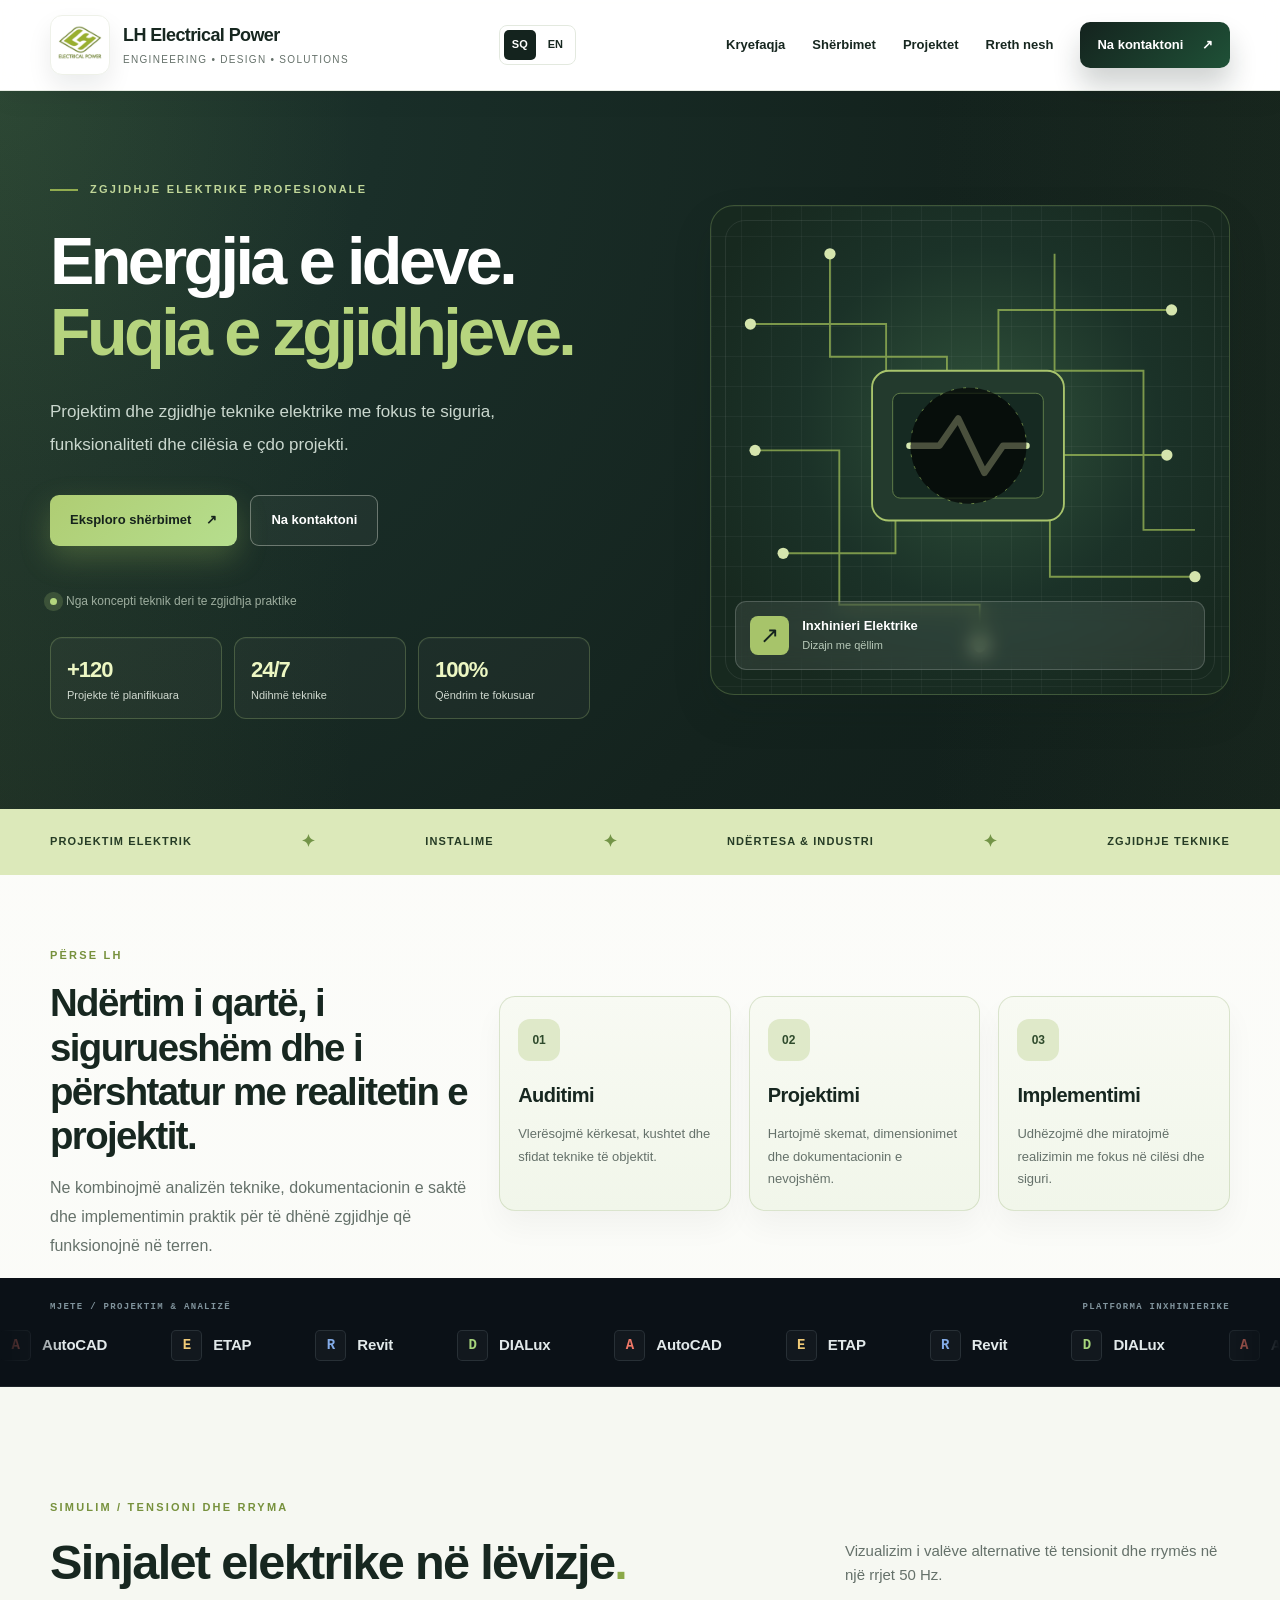
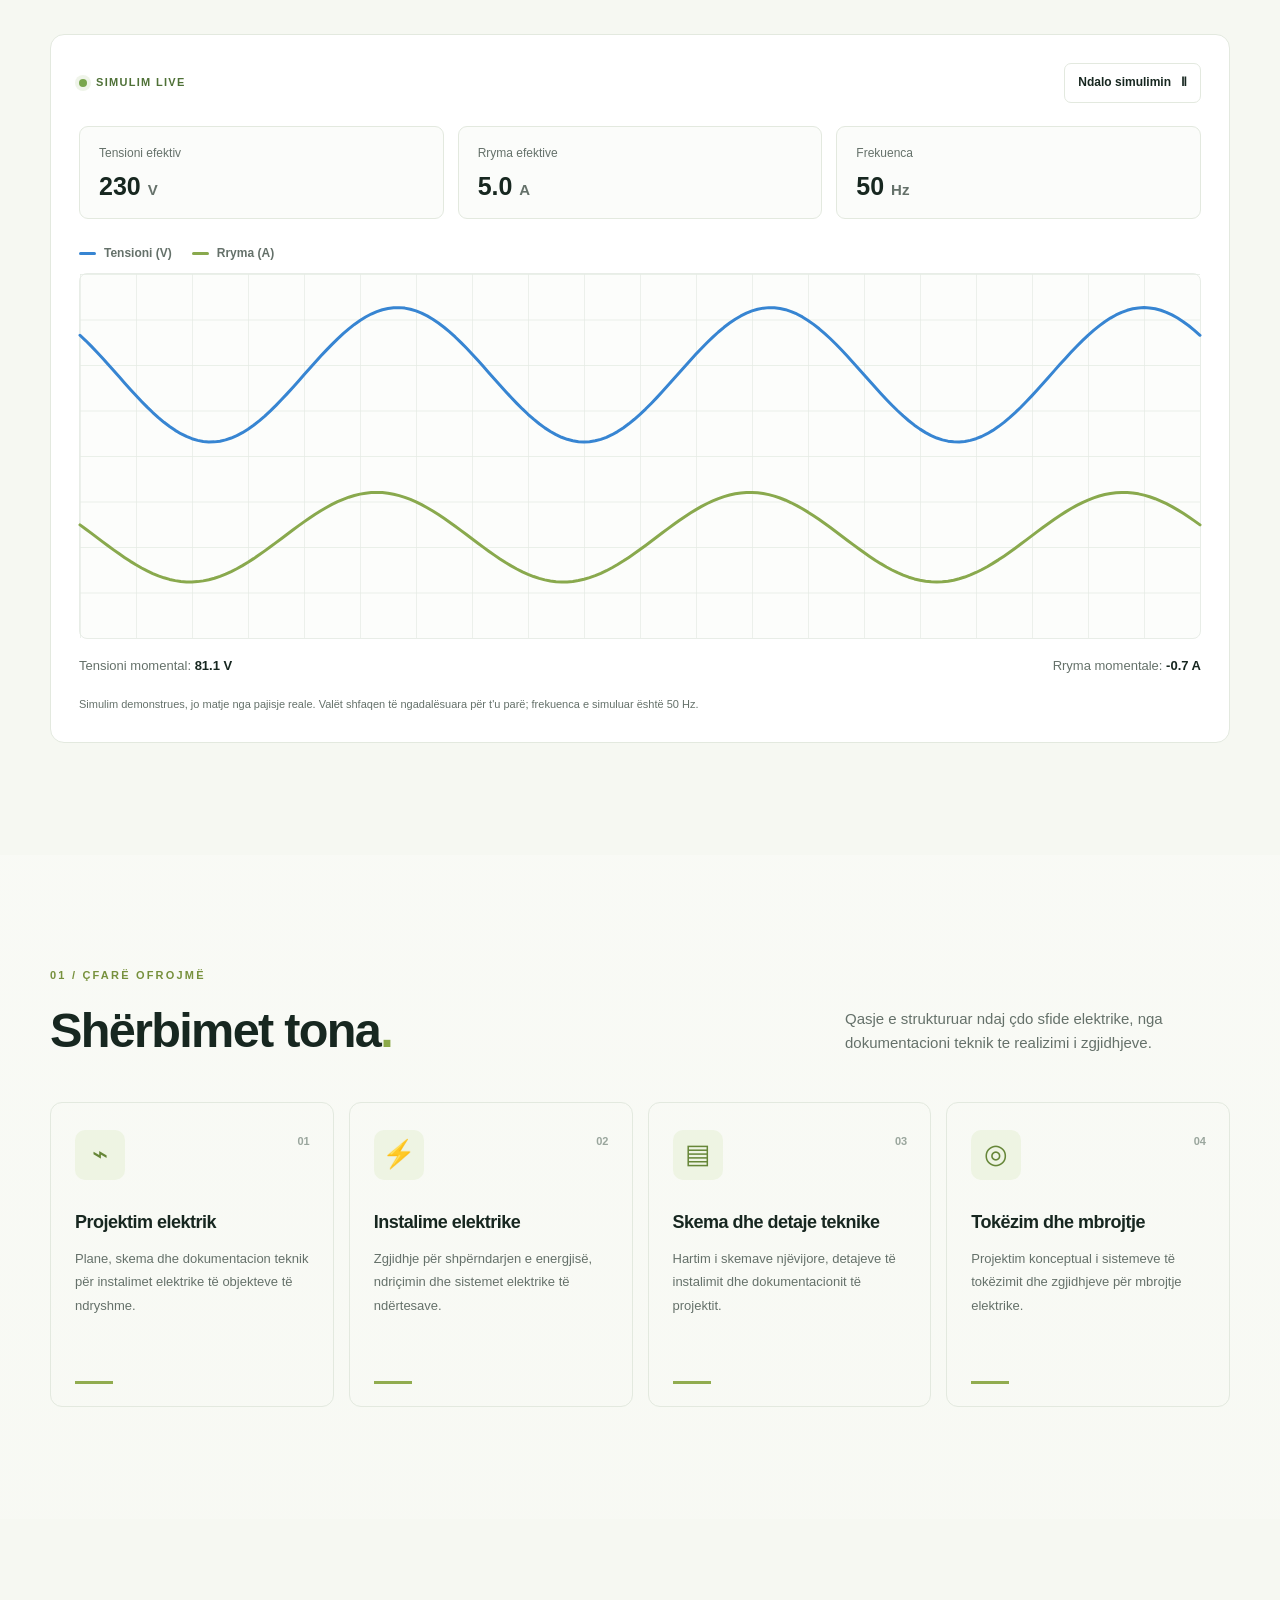
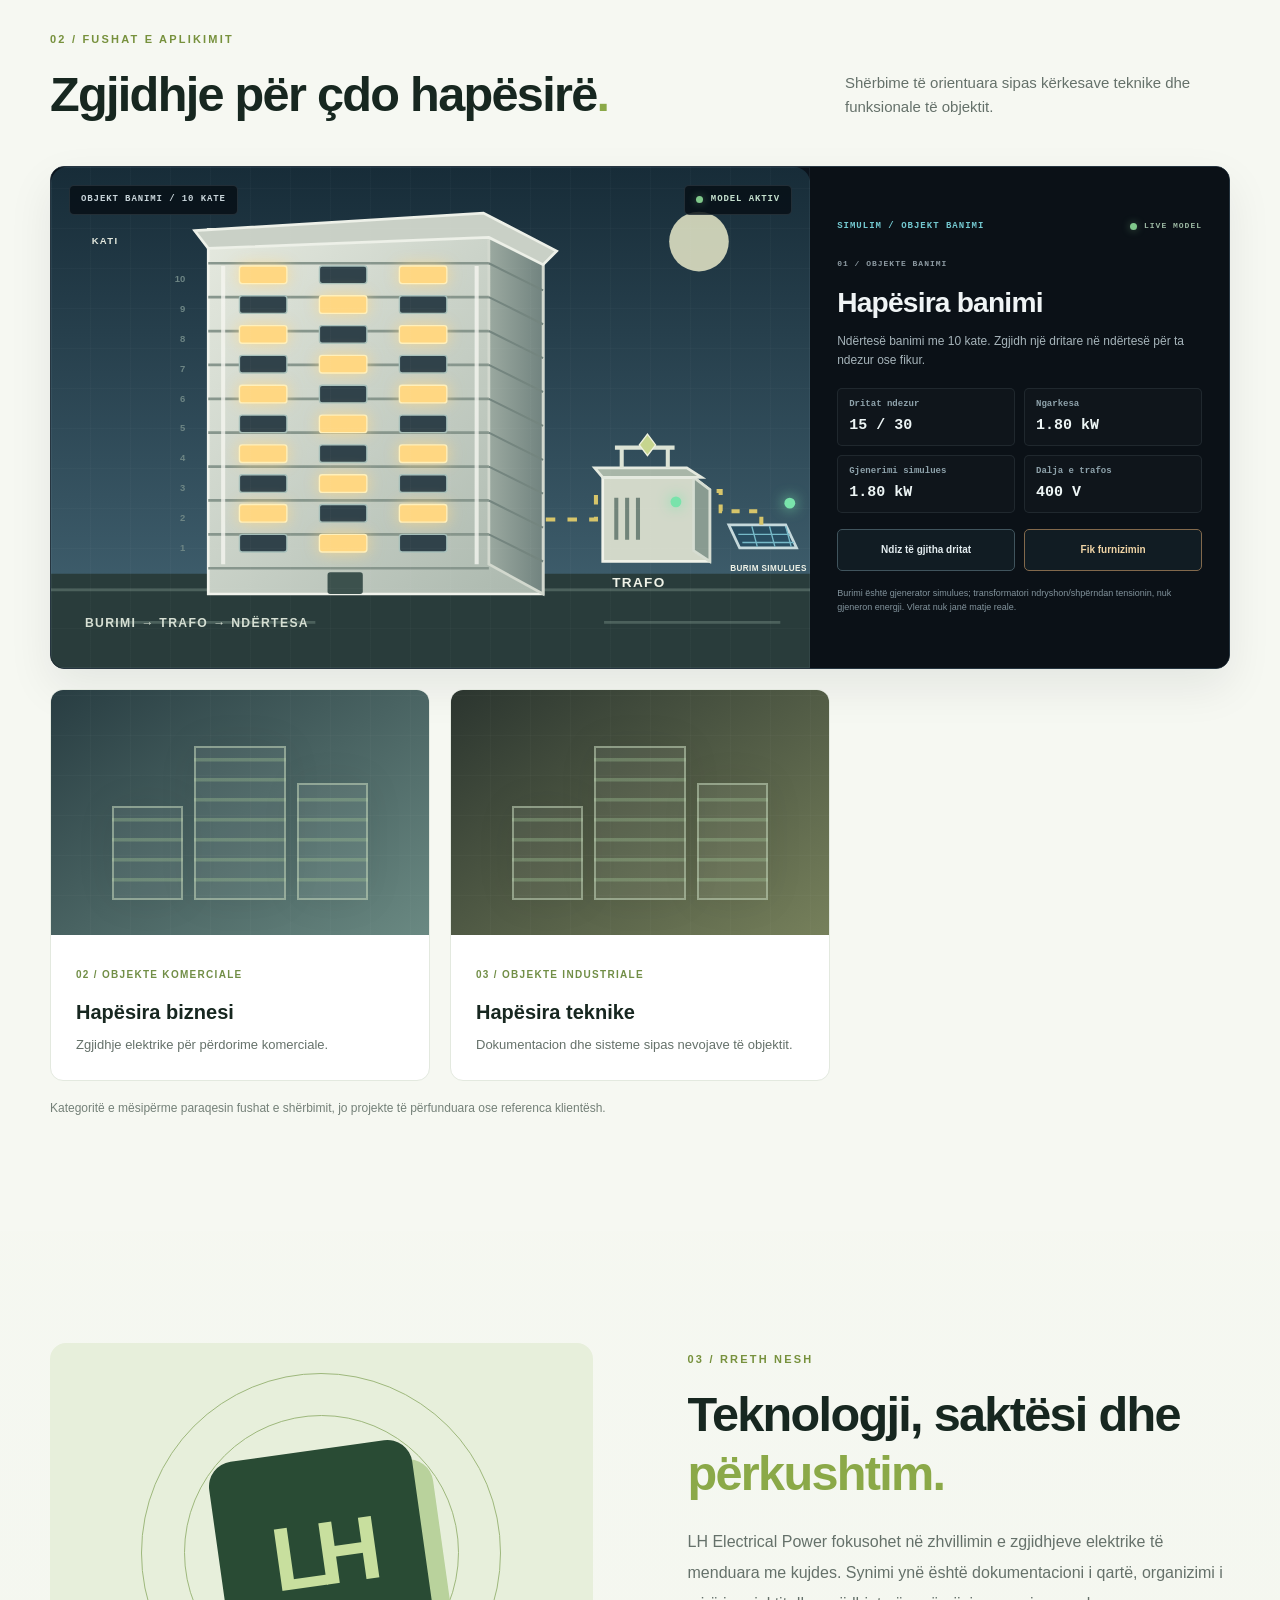
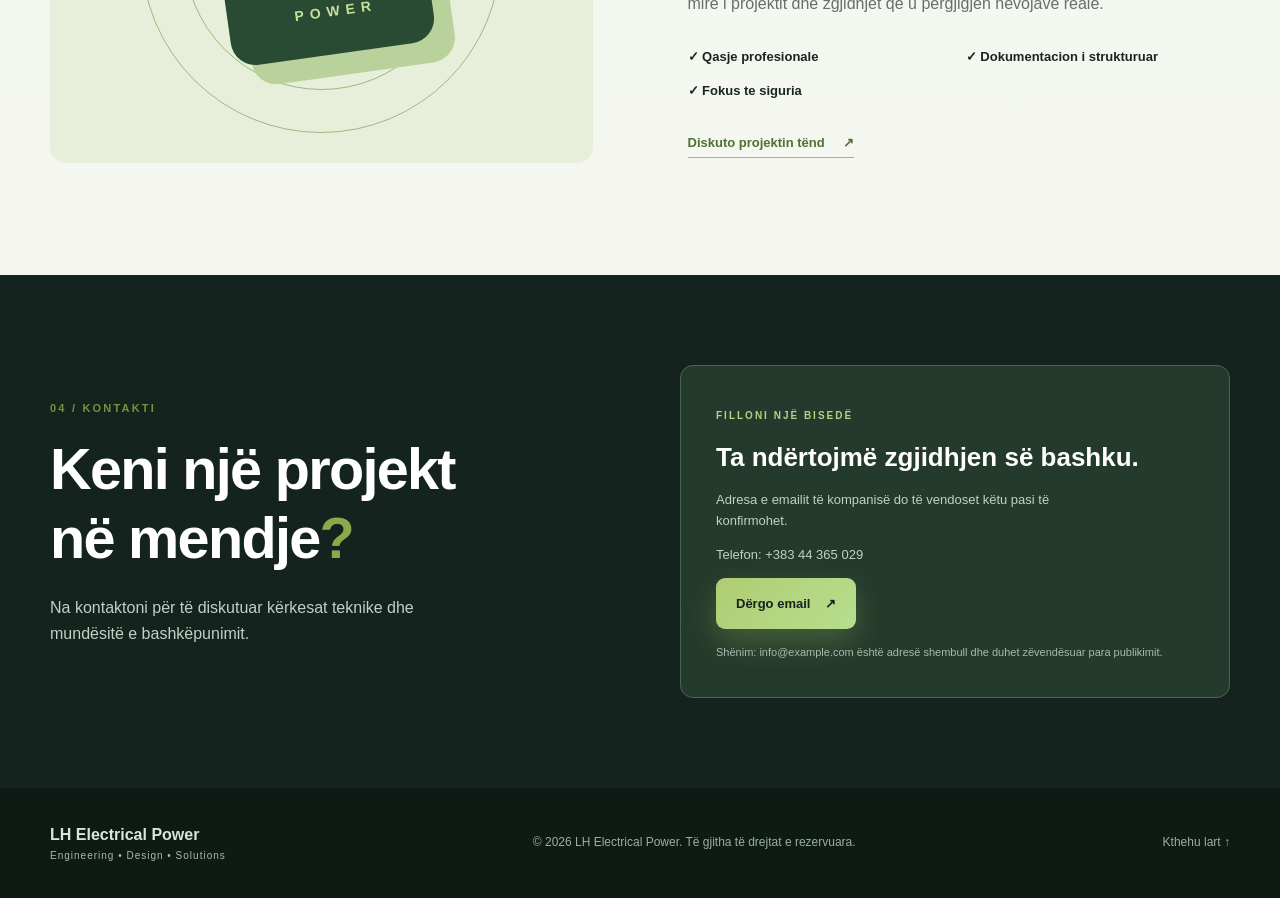
<file: index.html>
<!DOCTYPE html>
<html lang="sq">
<head>
  <meta charset="UTF-8">
  <meta name="viewport" content="width=device-width, initial-scale=1.0">
  <meta name="description" content="LH Electrical Power – projektim, instalime dhe zgjidhje profesionale elektrike për objekte banimi, komerciale dhe industriale.">
  <meta name="theme-color" content="#14231e">
  <title>LH Electrical Power | Projektim & Instalime Elektrike</title>
  <link rel="stylesheet" href="style.css">
  <link rel="stylesheet" href="language-switch.css">
  <link rel="stylesheet" href="simulation.css">
  <link rel="stylesheet" href="building-simulation.css">
  <link rel="stylesheet" href="tool-strip.css">
</head>
<body>
  <a class="skip-link" href="#permbajtja">Kalo te përmbajtja</a>
  <header class="site-header">
    <div class="container header-inner">
      <a class="brand" href="#kryefaqja" aria-label="LH Electrical Power – Kryefaqja">
        <img src="Logo LH.jpeg" alt="Logo LH Electrical Power" width="60" height="60">
        <span class="brand-copy"><strong>LH Electrical Power</strong><small>Engineering • Design • Solutions</small></span>
      </a>
      <div class="language-switch" role="group" aria-label="Zgjidh gjuhën">
        <button type="button" lang="sq" data-language="sq" aria-pressed="true">SQ</button>
        <button type="button" lang="en" data-language="en" aria-pressed="false">EN</button>
      </div>
      <nav class="main-nav" aria-label="Navigimi kryesor">
        <a href="#kryefaqja">Kryefaqja</a>
        <a href="#sherbimet">Shërbimet</a>
        <a href="#projektet">Projektet</a>
        <a href="#rreth-nesh">Rreth nesh</a>
        <a class="nav-contact" href="#kontakti">Na kontaktoni <span aria-hidden="true">↗</span></a>
      </nav>
    </div>
  </header>

  <main id="permbajtja">
    <section class="hero" id="kryefaqja">
      <div class="hero-grid container">
        <div class="hero-content">
          <p class="eyebrow"><span class="eyebrow-line"></span> ZGJIDHJE ELEKTRIKE PROFESIONALE</p>
          <h1>Energjia e ideve.<br><span>Fuqia e zgjidhjeve.</span></h1>
          <p class="hero-description">Projektim dhe zgjidhje teknike elektrike me fokus te siguria, funksionaliteti dhe cilësia e çdo projekti.</p>
          <div class="hero-actions">
            <a class="button button-primary" href="#sherbimet">Eksploro shërbimet <span aria-hidden="true">↗</span></a>
            <a class="button button-outline" href="#kontakti">Na kontaktoni</a>
          </div>
          <div class="hero-note"><span class="status-dot"></span> Nga koncepti teknik deri te zgjidhja praktike</div>
          <div class="hero-metrics" aria-label="Vlerësime të kompanisë">
            <div class="stat-card">
              <strong>+120</strong>
              <span>Projekte të planifikuara</span>
            </div>
            <div class="stat-card">
              <strong>24/7</strong>
              <span>Ndihmë teknike</span>
            </div>
            <div class="stat-card">
              <strong>100%</strong>
              <span>Qëndrim te fokusuar</span>
            </div>
          </div>
        </div>
        <div class="hero-visual" aria-label="Ilustrim grafik i inxhinierisë elektrike">
          <div class="visual-grid"></div>
          <svg class="circuit-art" viewBox="0 0 520 460" role="img" aria-label="Diagram stilizuar i rrjetit elektrik">
            <g fill="none" stroke="#9cba57" stroke-width="2" opacity=".75">
              <path d="M25 95H170V160H290V80H475"/><path d="M60 340H180V270H345V365H500"/><path d="M110 20V130H235V235H470"/><path d="M30 230H120V395H270V440"/><path d="M350 20V145H445V315H500"/>
            </g>
            <g fill="#d5e5ad"><circle cx="25" cy="95" r="6"/><circle cx="475" cy="80" r="6"/><circle cx="60" cy="340" r="6"/><circle cx="500" cy="365" r="6"/><circle cx="110" cy="20" r="6"/><circle cx="470" cy="235" r="6"/><circle cx="30" cy="230" r="6"/><circle cx="270" cy="440" r="6"/></g>
            <g transform="translate(155 145)"><rect width="205" height="160" rx="18" fill="#233a2d" stroke="#a8c46c" stroke-width="2"/><rect x="22" y="24" width="161" height="112" rx="8" fill="#162a22" stroke="#63804c"/><path d="M40 80H72L92 51L120 109L140 80H165" stroke="#d6e8b2" stroke-width="7" stroke-linejoin="round" stroke-linecap="round" fill="none"/><circle cx="103" cy="80" r="62" stroke="#9cba57" stroke-dasharray="3 10" opacity=".65"/></g>
          </svg>
          <div class="visual-label"><span class="visual-label-icon">↗</span><span><strong>Inxhinieri Elektrike</strong><small>Dizajn me qëllim</small></span></div>
        </div>
      </div>
    </section>

    <section class="intro-strip" aria-label="Fushat e punës">
      <div class="container strip-inner"><span>PROJEKTIM ELEKTRIK</span><span class="strip-dot">✦</span><span>INSTALIME</span><span class="strip-dot">✦</span><span>NDËRTESA & INDUSTRI</span><span class="strip-dot">✦</span><span>ZGJIDHJE TEKNIKE</span></div>
    </section>

    <section class="process-section" aria-label="Procesi i punës">
      <div class="container process-grid">
        <div class="process-copy">
          <p class="section-kicker">PËRSE LH</p>
          <h2>Ndërtim i qartë, i sigurueshëm dhe i përshtatur me realitetin e projektit.</h2>
          <p>Ne kombinojmë analizën teknike, dokumentacionin e saktë dhe implementimin praktik për të dhënë zgjidhje që funksionojnë në terren.</p>
        </div>
        <div class="process-steps">
          <article class="process-card">
            <span class="process-step">01</span>
            <h3>Auditimi</h3>
            <p>Vlerësojmë kërkesat, kushtet dhe sfidat teknike të objektit.</p>
          </article>
          <article class="process-card">
            <span class="process-step">02</span>
            <h3>Projektimi</h3>
            <p>Hartojmë skemat, dimensionimet dhe dokumentacionin e nevojshëm.</p>
          </article>
          <article class="process-card">
            <span class="process-step">03</span>
            <h3>Implementimi</h3>
            <p>Udhëzojmë dhe miratojmë realizimin me fokus në cilësi dhe siguri.</p>
          </article>
        </div>
      </div>
    </section>

    <section class="tool-strip" aria-label="Mjetet e projektimit dhe analizës">
      <div class="tool-strip-heading">
        <span>MJETE / PROJEKTIM & ANALIZË</span>
        <span>PLATFORMA INXHINIERIKE</span>
      </div>
      <div class="tool-marquee">
        <div class="tool-track">
          <div class="tool-set">
            <span class="tool-item"><span class="tool-mark mark-autocad">A</span>AutoCAD</span>
            <span class="tool-item"><span class="tool-mark mark-etap">E</span>ETAP</span>
            <span class="tool-item"><span class="tool-mark mark-revit">R</span>Revit</span>
            <span class="tool-item"><span class="tool-mark mark-dialux">D</span>DIALux</span>
            <span class="tool-item"><span class="tool-mark mark-autocad">A</span>AutoCAD</span>
            <span class="tool-item"><span class="tool-mark mark-etap">E</span>ETAP</span>
            <span class="tool-item"><span class="tool-mark mark-revit">R</span>Revit</span>
            <span class="tool-item"><span class="tool-mark mark-dialux">D</span>DIALux</span>
          </div>
          <div class="tool-set" aria-hidden="true">
            <span class="tool-item"><span class="tool-mark mark-autocad">A</span>AutoCAD</span>
            <span class="tool-item"><span class="tool-mark mark-etap">E</span>ETAP</span>
            <span class="tool-item"><span class="tool-mark mark-revit">R</span>Revit</span>
            <span class="tool-item"><span class="tool-mark mark-dialux">D</span>DIALux</span>
            <span class="tool-item"><span class="tool-mark mark-autocad">A</span>AutoCAD</span>
            <span class="tool-item"><span class="tool-mark mark-etap">E</span>ETAP</span>
            <span class="tool-item"><span class="tool-mark mark-revit">R</span>Revit</span>
            <span class="tool-item"><span class="tool-mark mark-dialux">D</span>DIALux</span>
          </div>
        </div>
      </div>
    </section>

    <section class="section simulation-section" id="simulimi">
      <div class="container">
        <div class="section-heading"><div><p class="section-kicker">SIMULIM / TENSIONI DHE RRYMA</p><h2>Sinjalet elektrike në lëvizje<span class="accent">.</span></h2></div><p>Vizualizim i valëve alternative të tensionit dhe rrymës në një rrjet 50 Hz.</p></div>
        <div class="simulation-panel">
          <div class="simulation-toolbar">
            <span class="simulation-live"><span class="simulation-dot"></span>SIMULIM LIVE</span>
            <button class="simulation-toggle" type="button" aria-pressed="true"><span class="simulation-toggle-label">Ndalo simulimin</span><span aria-hidden="true">Ⅱ</span></button>
          </div>
          <div class="simulation-readings">
            <div class="reading-card"><span>Tensioni efektiv</span><strong>230 <small>V</small></strong></div>
            <div class="reading-card"><span>Rryma efektive</span><strong>5.0 <small>A</small></strong></div>
            <div class="reading-card"><span>Frekuenca</span><strong>50 <small>Hz</small></strong></div>
          </div>
          <div class="wave-legend"><span class="voltage-key">Tensioni (V)</span><span class="current-key">Rryma (A)</span></div>
          <svg class="simulation-chart" viewBox="0 0 800 260" role="img" aria-label="Grafik i simuluar i valëve të tensionit dhe rrymës">
            <defs>
              <pattern id="simulation-grid" width="40" height="32.5" patternUnits="userSpaceOnUse">
                <path d="M 40 0 L 0 0 0 32.5" fill="none" stroke="#e5ebe4" stroke-width="1"/>
              </pattern>
            </defs>
            <rect width="800" height="260" fill="url(#simulation-grid)"/>
            <path class="wave-path wave-voltage" d=""/>
            <path class="wave-path wave-current" d=""/>
          </svg>
          <div class="instant-readings" aria-live="off">
            <span>Tensioni momental: <strong class="instant-voltage">0.0 V</strong></span>
            <span>Rryma momentale: <strong class="instant-current">0.0 A</strong></span>
          </div>
          <p class="simulation-note">Simulim demonstrues, jo matje nga pajisje reale. Valët shfaqen të ngadalësuara për t'u parë; frekuenca e simuluar është 50 Hz.</p>
        </div>
      </div>
    </section>

    <section class="section services" id="sherbimet">
      <div class="container">
        <div class="section-heading"><div><p class="section-kicker">01 / ÇFARË OFROJMË</p><h2>Shërbimet tona<span class="accent">.</span></h2></div><p>Qasje e strukturuar ndaj çdo sfide elektrike, nga dokumentacioni teknik te realizimi i zgjidhjeve.</p></div>
        <div class="service-grid">
          <article class="service-card"><span class="service-icon" aria-hidden="true">⌁</span><span class="service-number">01</span><h3>Projektim elektrik</h3><p>Plane, skema dhe dokumentacion teknik për instalimet elektrike të objekteve të ndryshme.</p><span class="card-line"></span></article>
          <article class="service-card"><span class="service-icon" aria-hidden="true">⚡</span><span class="service-number">02</span><h3>Instalime elektrike</h3><p>Zgjidhje për shpërndarjen e energjisë, ndriçimin dhe sistemet elektrike të ndërtesave.</p><span class="card-line"></span></article>
          <article class="service-card"><span class="service-icon" aria-hidden="true">▤</span><span class="service-number">03</span><h3>Skema dhe detaje teknike</h3><p>Hartim i skemave njëvijore, detajeve të instalimit dhe dokumentacionit të projektit.</p><span class="card-line"></span></article>
          <article class="service-card"><span class="service-icon" aria-hidden="true">◎</span><span class="service-number">04</span><h3>Tokëzim dhe mbrojtje</h3><p>Projektim konceptual i sistemeve të tokëzimit dhe zgjidhjeve për mbrojtje elektrike.</p><span class="card-line"></span></article>
        </div>
      </div>
    </section>

    <section class="section projects" id="projektet">
      <div class="container">
        <div class="section-heading"><div><p class="section-kicker">02 / FUSHAT E APLIKIMIT</p><h2>Zgjidhje për çdo hapësirë<span class="accent">.</span></h2></div><p>Shërbime të orientuara sipas kërkesave teknike dhe funksionale të objektit.</p></div>
        <div class="project-grid">
          <article class="project-card project-residential residential-simulation">
            <div class="project-art residential-scene">
              <span class="scene-chip scene-chip-building">OBJEKT BANIMI / 10 KATE</span>
              <span class="scene-chip scene-chip-live"><span class="scene-chip-dot"></span>MODEL AKTIV</span>
              <svg class="residential-scene-svg" viewBox="0 0 560 370" role="group" aria-label="Simulim i një ndërtese banimi dhjetëkatëshe dhe transformatorit">
                <defs>
                  <linearGradient id="scene-sky" x1="0" y1="0" x2="0" y2="1"><stop offset="0" stop-color="#172c38"/><stop offset="1" stop-color="#456675"/></linearGradient>
                  <linearGradient id="building-front" x1="0" y1="0" x2="1" y2="1"><stop offset="0" stop-color="#e5e9df"/><stop offset="1" stop-color="#aab7ad"/></linearGradient>
                  <linearGradient id="building-side" x1="0" y1="0" x2="1" y2="0"><stop offset="0" stop-color="#9ba9a0"/><stop offset="1" stop-color="#71837f"/></linearGradient>
                </defs>
                <rect class="scene-sky" width="560" height="370" rx="12" fill="url(#scene-sky)"/>
                <circle cx="478" cy="55" r="22" fill="#e8e9c9" opacity=".85"/>
                <path d="M0 300H560V370H0Z" fill="#293c3b"/>
                <path d="M0 312H560M42 336H195M408 336H538" stroke="#647b73" stroke-width="2" opacity=".6"/>
                <g class="scene-building">
                  <path d="M116 46L323 46L363 69V315H116Z" fill="url(#building-front)" stroke="#f1f3ec" stroke-width="2"/>
                  <path d="M323 46L363 69V315L323 293Z" fill="url(#building-side)" stroke="#d2d8ce" stroke-width="2"/>
                  <path d="M106 47L319 34L373 62L363 72L323 52L116 60Z" fill="#c9d0c6" stroke="#edf0e8" stroke-width="2"/>
                  <path d="M116 71H323M116 96H323M116 121H323M116 146H323M116 171H323M116 196H323M116 221H323M116 246H323M116 271H323M116 296H323" stroke="#87968d" stroke-width="2"/>
                  <path d="M323 71L363 91M323 96L363 116M323 121L363 141M323 146L363 166M323 171L363 191M323 196L363 216M323 221L363 241M323 246L363 266M323 271L363 291" stroke="#74857f" stroke-width="1.5"/>
                  <path d="M127 73V293M314 73V293" stroke="#f5f6f0" stroke-width="3" opacity=".8"/>
                  <g class="building-floor-numbers"></g>
                  <g class="building-windows"></g>
                  <rect x="204" y="299" width="26" height="16" rx="2" fill="#3c514d"/>
                </g>
                <g class="power-cable" fill="none" stroke="#d7c56a" stroke-width="3" stroke-dasharray="7 9">
                  <path d="M365 260H402V238"/>
                </g>
                <g class="transformer-unit">
                  <path d="M407 229L474 229L486 238V291H407Z" fill="#d2d8c9" stroke="#f0f2e9" stroke-width="2"/>
                  <path d="M474 229L486 238V291L474 283Z" fill="#899b91" stroke="#d6ddd2" stroke-width="2"/>
                  <path d="M401 222L469 222L480 229H407Z" fill="#a8b6a8" stroke="#e4e9df" stroke-width="2"/>
                  <path d="M417 244V275M425 244V275M433 244V275" stroke="#71847a" stroke-width="3"/>
                  <circle class="transformer-status-light" cx="461" cy="247" r="4" fill="#92ac58"/>
                  <path d="M421 222V207M455 222V207M416 207H460" stroke="#dce3d5" stroke-width="3" fill="none"/>
                  <path d="M434 205L440 197L446 205L440 213Z" fill="#c6d58e" stroke="#eff2df"/>
                  <text x="414" y="310" class="transformer-label">TRAFO</text>
                </g>
                <g class="simulated-source">
                  <path d="M500 264L542 264L550 281H508Z" fill="#284e62" stroke="#c6d9dc" stroke-width="2"/>
                  <path d="M507 271H545M510 277H548M517 265L521 280M530 265L534 280M542 265L546 280" stroke="#76b9c8" stroke-width="1"/>
                  <path class="source-cable" d="M524 264V254H494V239H486" fill="none" stroke="#d7c56a" stroke-width="3" stroke-dasharray="6 7"/>
                  <circle class="source-status-light" cx="545" cy="248" r="4" fill="#758578"/>
                  <text x="501" y="298" class="source-label">BURIM SIMULUES</text>
                </g>
                <text x="25" y="339" class="scene-caption">BURIMI → TRAFO → NDËRTESA</text>
                <text x="30" y="57" class="scene-floor-caption">KATI</text>
              </svg>
            </div>
            <div class="project-info">
              <div class="building-dashboard-kicker"><span>SIMULIM / OBJEKT BANIMI</span><span class="model-status"><span class="scene-chip-dot"></span>LIVE MODEL</span></div>
              <span>01 / OBJEKTE BANIMI</span>
              <h3>Hapësira banimi</h3>
              <p>Ndërtesë banimi me 10 kate. Zgjidh një dritare në ndërtesë për ta ndezur ose fikur.</p>
              <div class="building-sim-readouts">
                <span><small>Dritat ndezur</small><strong class="building-light-count">0 / 30</strong></span>
                <span><small>Ngarkesa</small><strong class="building-power-readout">0.00 kW</strong></span>
                <span><small>Gjenerimi simulues</small><strong class="simulated-generation-readout">0.00 kW</strong></span>
                <span><small>Dalja e trafos</small><strong class="transformer-output-readout">400 V</strong></span>
              </div>
              <div class="building-sim-controls">
                <button class="building-lights-toggle" type="button" aria-pressed="false">Ndiz të gjitha dritat</button>
                <button class="transformer-toggle" type="button" aria-pressed="true">Fik furnizimin</button>
              </div>
              <small class="building-sim-note">Burimi është gjenerator simulues; transformatori ndryshon/shpërndan tensionin, nuk gjeneron energji. Vlerat nuk janë matje reale.</small>
            </div>
          </article>
          <article class="project-card project-commercial"><div class="project-art" aria-hidden="true"><span class="building building-one"></span><span class="building building-two"></span><span class="building building-three"></span></div><div class="project-info"><span>02 / OBJEKTE KOMERCIALE</span><h3>Hapësira biznesi</h3><p>Zgjidhje elektrike për përdorime komerciale.</p></div></article>
          <article class="project-card project-industrial"><div class="project-art" aria-hidden="true"><span class="building building-one"></span><span class="building building-two"></span><span class="building building-three"></span></div><div class="project-info"><span>03 / OBJEKTE INDUSTRIALE</span><h3>Hapësira teknike</h3><p>Dokumentacion dhe sisteme sipas nevojave të objektit.</p></div></article>
        </div>
        <p class="section-disclaimer">Kategoritë e mësipërme paraqesin fushat e shërbimit, jo projekte të përfunduara ose referenca klientësh.</p>
      </div>
    </section>

    <section class="section about" id="rreth-nesh">
      <div class="container about-grid">
        <div class="about-graphic" aria-hidden="true"><div class="about-ring ring-one"></div><div class="about-ring ring-two"></div><div class="about-mark">LH<span>POWER</span></div></div>
        <div class="about-copy"><p class="section-kicker">03 / RRETH NESH</p><h2>Teknologji, saktësi dhe <span class="accent">përkushtim.</span></h2><p>LH Electrical Power fokusohet në zhvillimin e zgjidhjeve elektrike të menduara me kujdes. Synimi ynë është dokumentacioni i qartë, organizimi i mirë i projektit dhe zgjidhjet që u përgjigjen nevojave reale.</p><div class="about-points"><span>✓ Qasje profesionale</span><span>✓ Dokumentacion i strukturuar</span><span>✓ Fokus te siguria</span></div><a class="text-link" href="#kontakti">Diskuto projektin tënd <span aria-hidden="true">↗</span></a></div>
      </div>
    </section>

    <section class="contact-section" id="kontakti">
      <div class="container contact-grid"><div><p class="section-kicker">04 / KONTAKTI</p><h2>Keni një projekt<br>në mendje<span class="accent">?</span></h2><p>Na kontaktoni për të diskutuar kërkesat teknike dhe mundësitë e bashkëpunimit.</p></div><div class="contact-panel"><span class="contact-panel-label">FILLONI NJË BISEDË</span><h3>Ta ndërtojmë zgjidhjen së bashku.</h3><p>Adresa e emailit të kompanisë do të vendoset këtu pasi të konfirmohet.</p><p>Telefon: <a href="tel:+38344365029">+383 44 365 029</a></p><a class="button button-primary" href="mailto:info@example.com?subject=K%C3%ABrkes%C3%AB%20p%C3%ABr%20projekt%20elektrik">Dërgo email <span aria-hidden="true">↗</span></a><small>Shënim: info@example.com është adresë shembull dhe duhet zëvendësuar para publikimit.</small></div></div>
    </section>
  </main>
  <footer class="site-footer"><div class="container footer-inner"><div class="footer-brand"><strong>LH Electrical Power</strong><span>Engineering • Design • Solutions</span></div><p>© 2026 LH Electrical Power. Të gjitha të drejtat e rezervuara.</p><a href="#kryefaqja">Kthehu lart ↑</a></div></footer>
  <script>
    const translations = {
      "Kalo te përmbajtja": "Skip to content",
      "Kryefaqja": "Home",
      "Shërbimet": "Services",
      "Projektet": "Projects",
      "Rreth nesh": "About us",
      "Na kontaktoni": "Contact us",
      "ZGJIDHJE ELEKTRIKE PROFESIONALE": "PROFESSIONAL ELECTRICAL SOLUTIONS",
      "Energjia e ideve.": "The energy of ideas.",
      "Fuqia e zgjidhjeve.": "The power of solutions.",
      "Projektim dhe zgjidhje teknike elektrike me fokus te siguria, funksionaliteti dhe cilësia e çdo projekti.": "Electrical design and technical solutions focused on the safety, functionality, and quality of every project.",
      "Eksploro shërbimet": "Explore our services",
      "Nga koncepti teknik deri te zgjidhja praktike": "From technical concept to practical solution",
      "Ilustrim grafik i inxhinierisë elektrike": "Illustration of electrical engineering",
      "Diagram stilizuar i rrjetit elektrik": "Stylized electrical network diagram",
      "Inxhinieri Elektrike": "Electrical Engineering",
      "Dizajn me qëllim": "Design with purpose",
      "SIMULIM / TENSIONI DHE RRYMA": "SIMULATION / VOLTAGE AND CURRENT",
      "Sinjalet elektrike në lëvizje": "Electrical signals in motion",
      "Vizualizim i valëve alternative të tensionit dhe rrymës në një rrjet 50 Hz.": "Visualization of alternating voltage and current waveforms on a 50 Hz supply.",
      "SIMULIM LIVE": "LIVE SIMULATION",
      "Ndalo simulimin": "Pause simulation",
      "Nis simulimin": "Resume simulation",
      "Tensioni efektiv": "RMS voltage",
      "Rryma efektive": "RMS current",
      "Frekuenca": "Frequency",
      "Tensioni (V)": "Voltage (V)",
      "Rryma (A)": "Current (A)",
      "Tensioni momental:": "Instantaneous voltage:",
      "Rryma momentale:": "Instantaneous current:",
      "Simulim demonstrues, jo matje nga pajisje reale. Valët shfaqen të ngadalësuara për t'u parë; frekuenca e simuluar është 50 Hz.": "Demonstration simulation, not a measurement from real equipment. Waveforms are slowed down for viewing; simulated frequency is 50 Hz.",
      "Fushat e punës": "Our areas of work",
      "Mjetet e projektimit dhe analizës": "Design and analysis tools",
      "MJETE / PROJEKTIM & ANALIZË": "TOOLS / DESIGN & ANALYSIS",
      "PLATFORMA INXHINIERIKE": "ENGINEERING PLATFORMS",
      "PROJEKTIM ELEKTRIK": "ELECTRICAL DESIGN",
      "INSTALIME": "INSTALLATIONS",
      "NDËRTESA & INDUSTRI": "BUILDINGS & INDUSTRY",
      "ZGJIDHJE TEKNIKE": "TECHNICAL SOLUTIONS",
      "01 / ÇFARË OFROJMË": "01 / WHAT WE OFFER",
      "Shërbimet tona": "Our services",
      "Qasje e strukturuar ndaj çdo sfide elektrike, nga dokumentacioni teknik te realizimi i zgjidhjeve.": "A structured approach to every electrical challenge, from technical documentation to delivering solutions.",
      "Projektim elektrik": "Electrical design",
      "Plane, skema dhe dokumentacion teknik për instalimet elektrike të objekteve të ndryshme.": "Plans, diagrams, and technical documentation for electrical installations in a range of buildings.",
      "Instalime elektrike": "Electrical installations",
      "Zgjidhje për shpërndarjen e energjisë, ndriçimin dhe sistemet elektrike të ndërtesave.": "Solutions for power distribution, lighting, and building electrical systems.",
      "Skema dhe detaje teknike": "Diagrams and technical details",
      "Hartim i skemave njëvijore, detajeve të instalimit dhe dokumentacionit të projektit.": "Preparation of single-line diagrams, installation details, and project documentation.",
      "Tokëzim dhe mbrojtje": "Earthing and protection",
      "Projektim konceptual i sistemeve të tokëzimit dhe zgjidhjeve për mbrojtje elektrike.": "Conceptual design of earthing systems and electrical protection solutions.",
      "02 / FUSHAT E APLIKIMIT": "02 / APPLICATION AREAS",
      "Zgjidhje për çdo hapësirë": "Solutions for every space",
      "Shërbime të orientuara sipas kërkesave teknike dhe funksionale të objektit.": "Services tailored to the technical and functional requirements of each building.",
      "01 / OBJEKTE BANIMI": "01 / RESIDENTIAL BUILDINGS",
      "Hapësira banimi": "Residential spaces",
      "Instalime dhe skema për ambiente rezidenciale.": "Installations and diagrams for residential properties.",
      "02 / OBJEKTE KOMERCIALE": "02 / COMMERCIAL BUILDINGS",
      "Hapësira biznesi": "Business spaces",
      "Zgjidhje elektrike për përdorime komerciale.": "Electrical solutions for commercial use.",
      "03 / OBJEKTE INDUSTRIALE": "03 / INDUSTRIAL BUILDINGS",
      "Hapësira teknike": "Industrial spaces",
      "Dokumentacion dhe sisteme sipas nevojave të objektit.": "Documentation and systems tailored to the building's needs.",
      "Ndërtesë banimi me 10 kate. Zgjidh një dritare në ndërtesë për ta ndezur ose fikur.": "10-storey residential building. Select a window to switch its light on or off.",
      "OBJEKT BANIMI / 10 KATE": "RESIDENTIAL BLOCK / 10 FLOORS",
      "MODEL AKTIV": "MODEL ACTIVE",
      "SIMULIM / OBJEKT BANIMI": "SIMULATION / RESIDENTIAL",
      "LIVE MODEL": "LIVE MODEL",
      "Dritat ndezur:": "Lights on:",
      "Dritat ndezur": "Lights on",
      "Ngarkesa:": "Load:",
      "Ngarkesa": "Load",
      "Dalja e trafos:": "Transformer output:",
      "Dalja e trafos": "Transformer output",
      "Gjenerimi simulues": "Simulated generation",
      "Ndiz të gjitha dritat": "Turn all lights on",
      "Fik të gjitha dritat": "Turn all lights off",
      "Fik furnizimin": "Turn supply off",
      "Ndiz furnizimin": "Turn supply on",
      "Gjenerimi simulues:": "Simulated generation:",
      "Burimi është gjenerator simulues; transformatori ndryshon/shpërndan tensionin, nuk gjeneron energji. Vlerat nuk janë matje reale.": "The source is a simulated generator; the transformer changes/distributes voltage, it does not generate energy. Values are not real measurements.",
      "10 KATE": "10 FLOORS",
      "TRAFO": "TRANSFORMER",
      "BURIMI → TRAFO → NDËRTESA": "SOURCE → TRANSFORMER → BUILDING",
      "BURIM SIMULUES": "SIMULATED SOURCE",
      "KATI": "FLOOR",
      "Ndërtesë banimi dhjetëkatëshe me transformator": "Ten-storey residential building with transformer",
      "Kategoritë e mësipërme paraqesin fushat e shërbimit, jo projekte të përfunduara ose referenca klientësh.": "The categories above describe service areas, not completed projects or client references.",
      "03 / RRETH NESH": "03 / ABOUT US",
      "Teknologji, saktësi dhe": "Technology, precision, and",
      "përkushtim.": "dedication.",
      "LH Electrical Power fokusohet në zhvillimin e zgjidhjeve elektrike të menduara me kujdes. Synimi ynë është dokumentacioni i qartë, organizimi i mirë i projektit dhe zgjidhjet që u përgjigjen nevojave reale.": "LH Electrical Power focuses on developing carefully considered electrical solutions. Our aim is to provide clear documentation, well-organized projects, and solutions that meet real needs.",
      "Qasje profesionale": "Professional approach",
      "Dokumentacion i strukturuar": "Structured documentation",
      "Fokus te siguria": "Safety focused",
      "Diskuto projektin tënd": "Discuss your project",
      "04 / KONTAKTI": "04 / CONTACT",
      "Keni një projekt": "Have a project",
      "në mendje": "in mind",
      "Na kontaktoni për të diskutuar kërkesat teknike dhe mundësitë e bashkëpunimit.": "Get in touch to discuss your technical requirements and opportunities to work together.",
      "FILLONI NJË BISEDË": "START A CONVERSATION",
      "Ta ndërtojmë zgjidhjen së bashku.": "Let's build the solution together.",
      "Adresa e emailit të kompanisë do të vendoset këtu pasi të konfirmohet.": "The company email address will be added here once confirmed.",
      "Telefon:": "Phone:",
      "Dërgo email": "Send an email",
      "Shënim: info@example.com është adresë shembull dhe duhet zëvendësuar para publikimit.": "Note: info@example.com is a placeholder address and must be replaced before publishing.",
      "Të gjitha të drejtat e rezervuara.": "All rights reserved.",
      "© 2026 LH Electrical Power. Të gjitha të drejtat e rezervuara.": "© 2026 LH Electrical Power. All rights reserved.",
      "Kthehu lart ↑": "Back to top ↑"
    };
    const pageText = {
      sq: {
        title: "LH Electrical Power | Projektim & Instalime Elektrike",
        description: "LH Electrical Power – projektim, instalime dhe zgjidhje profesionale elektrike për objekte banimi, komerciale dhe industriale.",
        subject: "Kërkesë për projekt elektrik",
        languageLabel: "Zgjidh gjuhën",
        brandLabel: "LH Electrical Power – Kryefaqja",
        navigationLabel: "Navigimi kryesor"
      },
      en: {
        title: "LH Electrical Power | Electrical Design & Installations",
        description: "LH Electrical Power – professional electrical design, installations, and solutions for residential, commercial, and industrial buildings.",
        subject: "Electrical project inquiry",
        languageLabel: "Choose language",
        brandLabel: "LH Electrical Power – Home",
        navigationLabel: "Main navigation"
      }
    };
    const textNodes = [];
    const walker = document.createTreeWalker(document.body, NodeFilter.SHOW_TEXT);
    while (walker.nextNode()) {
      const node = walker.currentNode;
      if (node.parentElement.closest("script, style")) continue;
      const original = node.nodeValue.trim();
      if (translations[original]) textNodes.push({ node, original });
    }
    function setLanguage(language) {
      const english = language === "en";
      document.documentElement.lang = language;
      document.title = pageText[language].title;
      document.querySelector('meta[name="description"]').content = pageText[language].description;
      document.querySelector(".language-switch").setAttribute("aria-label", pageText[language].languageLabel);
      document.querySelector(".brand").setAttribute("aria-label", pageText[language].brandLabel);
      document.querySelector(".main-nav").setAttribute("aria-label", pageText[language].navigationLabel);
      document.querySelector(".hero-visual").setAttribute("aria-label", english ? "Illustration of electrical engineering" : "Ilustrim grafik i inxhinierisë elektrike");
      document.querySelector(".circuit-art").setAttribute("aria-label", english ? "Stylized electrical network diagram" : "Diagram stilizuar i rrjetit elektrik");
      document.querySelector(".intro-strip").setAttribute("aria-label", english ? "Our areas of work" : "Fushat e punës");
      document.querySelector(".simulation-chart").setAttribute("aria-label", english ? "Simulated voltage and current waveforms" : "Grafik i simuluar i valëve të tensionit dhe rrymës");
      document.querySelector(".residential-scene-svg").setAttribute("aria-label", english ? "Ten-storey residential building with transformer" : "Ndërtesë banimi dhjetëkatëshe me transformator");
      document.querySelector(".simulation-toggle-label").textContent =
        english ? (simulationRunning ? "Pause simulation" : "Resume simulation") : (simulationRunning ? "Ndalo simulimin" : "Nis simulimin");
      textNodes.forEach(({ node, original }) => {
        const leading = node.nodeValue.match(/^\s*/)[0];
        const trailing = node.nodeValue.match(/\s*$/)[0];
        node.nodeValue = leading + (english ? translations[original] : original) + trailing;
      });
      document.querySelectorAll("[data-language]").forEach(button => {
        button.setAttribute("aria-pressed", String(button.dataset.language === language));
      });
      document.querySelector(".contact-panel .button-primary").href =
        "mailto:info@example.com?subject=" + encodeURIComponent(pageText[language].subject);
      updateBuildingSimulation();
    }
    document.querySelectorAll("[data-language]").forEach(button => {
      button.addEventListener("click", () => setLanguage(button.dataset.language));
    });

    const voltageWave = document.querySelector(".wave-voltage");
    const currentWave = document.querySelector(".wave-current");
    const voltageOutput = document.querySelector(".instant-voltage");
    const currentOutput = document.querySelector(".instant-current");
    const simulationToggle = document.querySelector(".simulation-toggle");
    const simulationToggleLabel = document.querySelector(".simulation-toggle-label");
    const prefersReducedMotion = window.matchMedia("(prefers-reduced-motion: reduce)");
    let simulationRunning = !prefersReducedMotion.matches;
    let simulationTime = 0;
    let previousFrame = 0;
    let previousReading = 0;
    const simulationSpeed = 1.2;
    const displayedPeriods = 3;

    simulationToggle.setAttribute("aria-pressed", String(simulationRunning));
    simulationToggle.querySelector("[aria-hidden='true']").textContent = simulationRunning ? "Ⅱ" : "▶";
    simulationToggleLabel.textContent = document.documentElement.lang === "en"
      ? (simulationRunning ? "Pause simulation" : "Resume simulation")
      : (simulationRunning ? "Ndalo simulimin" : "Nis simulimin");

    function drawWave(path, center, amplitude, phase) {
      const points = [];
      for (let x = 0; x <= 800; x += 4) {
        const angle = phase - (x / 800) * displayedPeriods * Math.PI * 2;
        const y = center - Math.sin(angle) * amplitude;
        points.push(`${x === 0 ? "M" : "L"}${x} ${y.toFixed(2)}`);
      }
      path.setAttribute("d", points.join(" "));
    }

    function updateSimulation(timestamp) {
      if (previousFrame && simulationRunning) {
        simulationTime += Math.min((timestamp - previousFrame) / 1000, 0.05);
      }
      previousFrame = timestamp;

      const phase = simulationTime * simulationSpeed * Math.PI * 2;
      drawWave(voltageWave, 72, 48, phase);
      drawWave(currentWave, 188, 32, phase - 0.35);

      if (timestamp - previousReading >= 125) {
        const numberFormat = new Intl.NumberFormat(document.documentElement.lang === "en" ? "en-GB" : "sq-AL", {
          minimumFractionDigits: 1,
          maximumFractionDigits: 1
        });
        voltageOutput.textContent = `${numberFormat.format(230 * Math.sqrt(2) * Math.sin(phase))} V`;
        currentOutput.textContent = `${numberFormat.format(5 * Math.sqrt(2) * Math.sin(phase - 0.35))} A`;
        previousReading = timestamp;
      }

      window.requestAnimationFrame(updateSimulation);
    }

    simulationToggle.addEventListener("click", () => {
      simulationRunning = !simulationRunning;
      simulationToggle.setAttribute("aria-pressed", String(simulationRunning));
      simulationToggle.querySelector("[aria-hidden='true']").textContent = simulationRunning ? "Ⅱ" : "▶";
      simulationToggleLabel.textContent = document.documentElement.lang === "en"
        ? (simulationRunning ? "Pause simulation" : "Resume simulation")
        : (simulationRunning ? "Ndalo simulimin" : "Nis simulimin");
    });

    window.requestAnimationFrame(updateSimulation);

    const buildingWindowGroup = document.querySelector(".building-windows");
    const floorNumberGroup = document.querySelector(".building-floor-numbers");
    const residentialCard = document.querySelector(".residential-simulation");
    const buildingLightCount = residentialCard.querySelector(".building-light-count");
    const buildingPowerReadout = residentialCard.querySelector(".building-power-readout");
    const transformerOutputReadout = residentialCard.querySelector(".transformer-output-readout");
    const simulatedGenerationReadout = residentialCard.querySelector(".simulated-generation-readout");
    const buildingLightsToggle = residentialCard.querySelector(".building-lights-toggle");
    const transformerToggle = residentialCard.querySelector(".transformer-toggle");
    const windowStates = [];
    let transformerOn = true;

    function updateBuildingSimulation() {
      const english = document.documentElement.lang === "en";
      const selectedLights = windowStates.filter(Boolean).length;
      const litLights = transformerOn ? selectedLights : 0;
      const simulatedGeneration = transformerOn ? litLights * 0.12 : 0;
      const allLightsSelected = selectedLights === windowStates.length;
      const numberFormat = new Intl.NumberFormat(english ? "en-GB" : "sq-AL", {
        minimumFractionDigits: 2,
        maximumFractionDigits: 2
      });

      buildingWindowGroup.querySelectorAll(".apartment-window").forEach((windowShape, index) => {
        const lit = transformerOn && windowStates[index];
        windowShape.classList.toggle("is-lit", lit);
        windowShape.setAttribute("aria-pressed", String(Boolean(lit)));
        windowShape.setAttribute("aria-label", english
          ? `Floor ${10 - Math.floor(index / 3)}, apartment ${index % 3 + 1} light ${lit ? "on" : "off"}`
          : `Kati ${10 - Math.floor(index / 3)}, banesa ${index % 3 + 1}, drita ${lit ? "ndezur" : "fikur"}`);
      });

      residentialCard.classList.toggle("is-energized", transformerOn && selectedLights > 0);
      buildingLightCount.textContent = `${litLights} / ${windowStates.length}`;
      buildingPowerReadout.textContent = `${numberFormat.format(litLights * 0.12)} kW`;
      simulatedGenerationReadout.textContent = `${numberFormat.format(simulatedGeneration)} kW`;
      transformerOutputReadout.textContent = transformerOn ? "400 V" : "0 V";
      buildingLightsToggle.textContent = allLightsSelected
        ? (english ? "Turn all lights off" : "Fik të gjitha dritat")
        : (english ? "Turn all lights on" : "Ndiz të gjitha dritat");
      buildingLightsToggle.setAttribute("aria-pressed", String(allLightsSelected));
      transformerToggle.textContent = transformerOn
        ? (english ? "Turn supply off" : "Fik furnizimin")
        : (english ? "Turn supply on" : "Ndiz furnizimin");
      transformerToggle.setAttribute("aria-pressed", String(transformerOn));
    }

    for (let floorIndex = 0; floorIndex < 10; floorIndex += 1) {
      const floor = 10 - floorIndex;
      const y = 73 + floorIndex * 22;
      const floorNumber = document.createElementNS("http://www.w3.org/2000/svg", "text");
      floorNumber.setAttribute("class", "floor-number");
      floorNumber.setAttribute("x", "99");
      floorNumber.setAttribute("y", String(y + 12));
      floorNumber.textContent = String(floor);
      floorNumberGroup.append(floorNumber);

      for (let apartment = 0; apartment < 3; apartment += 1) {
        const index = floorIndex * 3 + apartment;
        const windowShape = document.createElementNS("http://www.w3.org/2000/svg", "rect");
        windowShape.setAttribute("class", "apartment-window");
        windowShape.setAttribute("x", String(139 + apartment * 59));
        windowShape.setAttribute("y", String(y));
        windowShape.setAttribute("width", "35");
        windowShape.setAttribute("height", "13");
        windowShape.setAttribute("rx", "2");
        windowShape.setAttribute("role", "button");
        windowShape.setAttribute("tabindex", "0");
        initializeWindow(index, windowShape);
      }
    }

    function initializeWindow(index, windowShape) {
      windowStates[index] = index % 2 === 0;
      windowShape.addEventListener("click", () => {
        windowStates[index] = !windowStates[index];
        updateBuildingSimulation();
      });
      windowShape.addEventListener("keydown", event => {
        if (event.key === "Enter" || event.key === " ") {
          event.preventDefault();
          windowShape.click();
        }
      });
      buildingWindowGroup.append(windowShape);
    }

    buildingLightsToggle.addEventListener("click", () => {
      const turnOn = !windowStates.every(Boolean);
      windowStates.fill(turnOn);
      updateBuildingSimulation();
    });

    transformerToggle.addEventListener("click", () => {
      transformerOn = !transformerOn;
      updateBuildingSimulation();
    });

    updateBuildingSimulation();
  </script>
</body>
</html>
</file>
<file: style.css>
:root{--ink:#172720;--deep:#14231e;--deep-2:#1d3429;--olive:#91ac4f;--olive-light:#dce9ba;--muted:#65716a;--paper:#f6f8f2;--white:#fff;--line:#e3e9df;--shadow:0 18px 40px rgba(16,29,25,.12)}*{box-sizing:border-box}html{scroll-behavior:smooth}body{margin:0;color:var(--ink);background:linear-gradient(180deg,#fdfdfb 0%,#f3f6ee 100%);font-family:Inter,"Segoe UI",Arial,sans-serif;line-height:1.6;text-rendering:optimizeLegibility}a{color:inherit;text-decoration:none}a:focus-visible{outline:3px solid var(--olive);outline-offset:4px}img{max-width:100%;height:auto}svg{max-width:100%}.container{width:min(1180px,calc(100% - 48px));margin:auto}.skip-link{position:absolute;top:-80px;left:12px;padding:12px;background:white;z-index:50}.skip-link:focus{top:12px}.site-header{background:rgba(255,255,255,.82);backdrop-filter:blur(14px);-webkit-backdrop-filter:blur(14px);border-bottom:1px solid rgba(146,170,131,.22);position:sticky;top:0;z-index:20;box-shadow:0 10px 24px rgba(19,32,27,.04)}.header-inner{display:flex;align-items:center;justify-content:space-between;gap:25px;min-height:90px}.brand{display:flex;align-items:center;gap:13px;min-width:0}.brand img{width:60px;height:60px;object-fit:contain;background:#fff;border:1px solid #eef1e9;border-radius:12px;padding:4px;box-shadow:0 12px 24px rgba(18,27,23,.08)}.brand-copy{display:flex;flex-direction:column;line-height:1.3}.brand-copy strong{font-size:18px;letter-spacing:-.6px}.brand-copy small{font-size:10px;letter-spacing:1.3px;color:var(--muted);text-transform:uppercase;margin-top:5px}.main-nav{display:flex;align-items:center;gap:27px;font-size:13px;font-weight:650}.main-nav>a:not(.nav-contact){position:relative;padding:8px 0}.main-nav>a:not(.nav-contact)::after{content:"";position:absolute;left:0;bottom:-6px;width:100%;height:2px;background:var(--olive);transform:scaleX(0);transform-origin:left;transition:transform .2s ease}.main-nav>a:not(.nav-contact):hover{color:#718c35}.main-nav>a:not(.nav-contact):hover::after{transform:scaleX(1)}.nav-contact{padding:13px 17px;border-radius:10px;background:linear-gradient(135deg,var(--deep) 0%,#1f5137 100%);color:white;box-shadow:0 18px 28px rgba(20,35,30,.2)}.nav-contact span,.button span,.text-link span{margin-left:15px}.nav-contact:hover,.button-primary:hover{background:linear-gradient(135deg,#203c2c 0%,#2f5a40 100%)}.hero{background:radial-gradient(circle at top left,#243f32 0%,#1a2f29 26%,var(--deep) 65%,#101d1a 100%);color:white;overflow:hidden;position:relative}.hero::before{content:"";position:absolute;inset:0;background:linear-gradient(90deg,rgba(146,172,79,.08),transparent 28%,transparent 72%,rgba(146,172,79,.05));pointer-events:none}.hero-grid{min-height:620px;display:grid;grid-template-columns:1.1fr .9fr;align-items:center;gap:25px;position:relative;z-index:1}.hero-content{padding:90px 0}.eyebrow,.section-kicker{font-size:11px;letter-spacing:2.2px;font-weight:800}.eyebrow{color:#c0d699;display:flex;align-items:center;gap:12px}.eyebrow-line{height:2px;width:28px;background:var(--olive)}h1,h2,h3,p{margin-top:0}h1{font-size:clamp(44px,5.2vw,76px);letter-spacing:-3.6px;line-height:1.08;margin:27px 0;text-wrap:balance}h1 span{color:#b6d47e}.hero-description{max-width:500px;color:#cad7ce;font-size:17px;line-height:1.9}.hero-actions{display:flex;gap:13px;flex-wrap:wrap;margin-top:34px}.button{display:inline-flex;justify-content:center;align-items:center;min-height:51px;padding:13px 20px;border-radius:9px;font-size:13px;font-weight:800;transition:transform .2s ease,box-shadow .2s ease,background .2s ease}.button:hover{transform:translateY(-2px)}.button-primary{background:linear-gradient(135deg,#afcd73 0%,#b6de8e 100%);color:#16231c;box-shadow:0 12px 30px rgba(158,193,93,.28)}.button-outline{border:1px solid rgba(242,246,236,.35);color:#fff;background:rgba(255,255,255,.04)}.button-outline:hover{background:rgba(255,255,255,.11)}.hero-note{font-size:12px;color:#9eae9f;margin-top:46px;display:flex;align-items:center;gap:9px}.status-dot{display:inline-block;width:7px;height:7px;border-radius:50%;background:#b4d77e;box-shadow:0 0 0 6px rgba(180,215,126,.18)}.hero-metrics{margin-top:26px;display:grid;grid-template-columns:repeat(3,minmax(0,1fr));gap:12px;max-width:540px}.stat-card{display:flex;flex-direction:column;padding:14px 16px;border:1px solid rgba(170,197,122,.28);border-radius:12px;background:rgba(255,255,255,.03);box-shadow:inset 0 1px 0 rgba(255,255,255,.04)}.stat-card strong{font-size:22px;letter-spacing:-1px;color:#edf7c3}.stat-card span{font-size:11px;color:#d0d9cf;line-height:1.5}.hero-visual{height:490px;position:relative;border:1px solid rgba(160,197,115,.28);border-radius:24px;background:radial-gradient(circle at 52% 45%,#31533b 0,#1b3228 47%,#17291f 80%);overflow:hidden;box-shadow:var(--shadow)}.hero-visual::before{content:"";position:absolute;inset:14px;border:1px solid rgba(255,255,255,.08);border-radius:20px}.visual-grid{position:absolute;inset:0;background-image:linear-gradient(#ffffff0a 1px,transparent 1px),linear-gradient(90deg,#ffffff0a 1px,transparent 1px);background-size:30px 30px}.circuit-art{position:absolute;inset:3%;width:94%;height:94%}.visual-label{position:absolute;bottom:24px;left:24px;right:24px;display:flex;gap:13px;align-items:center;background:rgba(255,255,255,.08);border:1px solid rgba(255,255,255,.18);backdrop-filter:blur(10px);padding:14px;border-radius:11px}.visual-label-icon{display:grid;place-items:center;background:#a7c46a;color:#14231e;border-radius:8px;width:39px;height:39px;font-size:23px}.visual-label strong,.visual-label small{display:block}.visual-label strong{font-size:13px}.visual-label small{font-size:11px;color:#b8c9b9}.intro-strip{background:#dce9ba;color:#263c25}.strip-inner{min-height:66px;display:flex;align-items:center;justify-content:space-between;gap:10px;font-size:11px;font-weight:800;letter-spacing:1.1px}.strip-dot{color:#739447;font-size:17px}.process-section{padding:72px 0 18px}.process-grid{display:grid;grid-template-columns:1.1fr 1.9fr;gap:26px;align-items:center}.process-copy h2{font-size:clamp(28px,3vw,44px);line-height:1.15;letter-spacing:-1.6px;margin:10px 0 16px}.process-copy p:last-child{margin:0;color:var(--muted);line-height:1.8;max-width:470px}.process-steps{display:grid;grid-template-columns:repeat(3,minmax(0,1fr));gap:18px}.process-card{background:linear-gradient(180deg,#f8faf3 0%,#f1f6ea 100%);border:1px solid rgba(140,169,104,.28);border-radius:16px;padding:22px 18px 20px;box-shadow:0 16px 30px rgba(19,32,27,.04)}.process-step{display:inline-flex;align-items:center;justify-content:center;width:42px;height:42px;border-radius:12px;background:#dfe9c9;color:#2f4b2c;font-size:12px;font-weight:800;margin-bottom:18px}.process-card h3{font-size:20px;letter-spacing:-.5px;margin:0 0 12px}.process-card p{margin:0;color:var(--muted);line-height:1.7;font-size:13px}.section{padding:112px 0}.section-heading{display:flex;justify-content:space-between;align-items:end;gap:30px;margin-bottom:42px}.section-kicker{color:#77913d;margin-bottom:17px}.section-heading h2,.about h2,.contact-section h2{font-size:clamp(32px,3.8vw,49px);line-height:1.2;letter-spacing:-1.7px;margin-bottom:0}.accent{color:#8ba948}.section-heading>p{max-width:385px;color:var(--muted);font-size:15px;margin-bottom:5px}.service-grid{display:grid;grid-template-columns:repeat(4,minmax(0,1fr));gap:15px}.service-card{border:1px solid var(--line);border-radius:12px;padding:27px 24px 22px;min-height:305px;display:flex;flex-direction:column;position:relative;transition:transform .2s,border-color .2s}.service-card:hover{transform:translateY(-5px);border-color:#b4c993}.service-icon{display:grid;place-items:center;width:50px;height:50px;background:#eef4e3;border-radius:10px;color:#668638;font-size:27px;margin-bottom:31px}.service-number{position:absolute;right:23px;top:30px;color:#9aa69d;font-size:11px;font-weight:800}.service-card h3{font-size:18px;letter-spacing:-.5px;line-height:1.3;margin-bottom:13px}.service-card p{color:var(--muted);font-size:13px;line-height:1.8;margin-bottom:20px}.card-line{margin-top:auto;width:38px;height:3px;background:var(--olive)}.projects{background:var(--paper)}.project-grid{display:grid;grid-template-columns:repeat(3,minmax(0,1fr));gap:20px}.project-card{background:#fff;border:1px solid var(--line);border-radius:13px;overflow:hidden}.project-art{height:245px;position:relative;overflow:hidden;background:linear-gradient(145deg,#1c392b,#54714a);display:flex;align-items:end;justify-content:center;gap:11px;padding:35px}.project-commercial .project-art{background:linear-gradient(145deg,#283d42,#6a8982)}.project-industrial .project-art{background:linear-gradient(145deg,#2b352f,#76805b)}.project-art:before{content:"";position:absolute;inset:0;background:repeating-linear-gradient(90deg,transparent 0 39px,#ffffff0b 40px),repeating-linear-gradient(0deg,transparent 0 39px,#ffffff0b 40px)}.building{display:block;position:relative;width:23%;height:54%;border:2px solid #c5d8bb88;background:repeating-linear-gradient(0deg,#ffffff0e 0 16px,#a7c79d66 17px 20px);box-shadow:0 0 40px #00000012}.building-two{height:88%;width:30%}.building-three{height:67%}.project-info{padding:25px}.project-info>span{color:#718e46;font-size:10px;font-weight:800;letter-spacing:1.3px}.project-info h3{margin:10px 0 7px;font-size:20px}.project-info p{font-size:13px;color:var(--muted);margin:0}.section-disclaimer{font-size:12px;color:#748078;margin:18px 0 0}.about-grid{display:grid;grid-template-columns:1fr 1fr;gap:95px;align-items:center}.about-graphic{min-height:420px;border-radius:16px;background:#e7efdb;position:relative;overflow:hidden;display:grid;place-items:center}.about-ring{position:absolute;border:1px solid #9eb87c;border-radius:50%;width:360px;height:360px}.ring-two{width:275px;height:275px}.about-mark{width:205px;height:205px;border-radius:25px;background:#294b34;color:#c8df9e;display:flex;align-items:center;justify-content:center;flex-direction:column;font-size:90px;font-weight:900;letter-spacing:-10px;transform:rotate(-8deg);box-shadow:18px 22px 0 #b9d29c}.about-mark span{font-size:14px;letter-spacing:6px;margin-left:12px;margin-top:-25px}.about-copy h2{margin-bottom:24px}.about-copy>p:not(.section-kicker){color:var(--muted);line-height:1.95}.about-points{display:grid;grid-template-columns:1fr 1fr;gap:14px;margin:27px 0}.about-points span{font-size:13px;font-weight:750}.text-link{font-size:13px;font-weight:800;color:#4e7134;border-bottom:1px solid #9bb97b;padding-bottom:7px}.contact-section{padding:90px 0;background:var(--deep);color:#fff}.contact-grid{display:grid;grid-template-columns:1fr 1fr;gap:80px;align-items:center}.contact-section h2{font-size:clamp(40px,4.5vw,62px);margin-bottom:22px}.contact-section .contact-grid>div>p:not(.section-kicker){color:#c1d1c4;max-width:400px}.contact-panel{background:#243a2c;border:1px solid #4b654c;padding:35px;border-radius:13px}.contact-panel-label{font-size:10px;letter-spacing:2px;color:#b5d380;font-weight:800}.contact-panel h3{font-size:26px;line-height:1.3;margin:15px 0}.contact-panel p{font-size:13px;color:#d0dccf}.contact-panel small{display:block;margin-top:15px;font-size:11px;color:#aab9ad}.site-footer{background:#0e1b15;color:#dbe4db}.footer-inner{min-height:110px;display:flex;justify-content:space-between;align-items:center;gap:25px}.footer-brand{display:flex;flex-direction:column}.footer-brand strong{font-size:16px}.footer-brand span{font-size:10px;color:#a8baa7;letter-spacing:1px}.site-footer p,.site-footer a{font-size:12px;color:#9aafa0;margin:0}@media(max-width:1000px){.main-nav{gap:15px}.service-grid{grid-template-columns:repeat(2,1fr)}.hero-grid{grid-template-columns:1fr 1fr}.about-grid{gap:35px}}@media(max-width:760px){.container{width:min(100% - 32px,1180px)}.header-inner{flex-direction:column;align-items:stretch;padding:15px 0;gap:15px}.brand img{width:49px;height:49px}.main-nav{flex-wrap:wrap;justify-content:center;gap:12px 17px;font-size:12px}.nav-contact{padding:8px 12px}.hero-grid{grid-template-columns:1fr;gap:0}.hero-content{padding:65px 0 35px}h1{letter-spacing:-2px}.hero-visual{height:330px;margin-bottom:35px}.hero-note{margin-top:28px}.strip-inner{flex-wrap:wrap;justify-content:center;padding:16px 0;min-height:auto;font-size:9px}.section{padding:70px 0}.section-heading{display:block}.section-heading>p{margin-top:16px}.project-grid{grid-template-columns:1fr}.project-art{height:210px}.about-grid,.contact-grid{grid-template-columns:1fr;gap:35px}.about-graphic{min-height:310px}.about-ring{width:260px;height:260px}.ring-two{width:190px;height:190px}.about-mark{width:160px;height:160px;font-size:70px}.about-mark span{font-size:11px;margin-top:-20px}.contact-section{padding:70px 0}.footer-inner{flex-direction:column;align-items:flex-start;padding:25px 0;gap:12px}}@media(max-width:480px){.service-grid{grid-template-columns:1fr}.hero-actions{flex-direction:column;align-items:stretch}.button{width:100%}.about-points{grid-template-columns:1fr}.contact-panel{padding:25px}.brand-copy strong{font-size:16px}.main-nav{gap:9px 12px}.hero-visual{height:275px}.strip-dot{display:none}.strip-inner{gap:8px 17px}}@media(prefers-reduced-motion:reduce){html{scroll-behavior:auto}*,*:before,*:after{transition:none!important}}
@media (max-width:980px){.process-grid{grid-template-columns:1fr}.process-steps{grid-template-columns:repeat(3,minmax(0,1fr))}}@media (max-width:760px){.process-grid{grid-template-columns:1fr}.process-steps{grid-template-columns:1fr}}
</file>
<file: language-switch.css>
.language-switch {
  display: flex;
  align-items: center;
  gap: 4px;
  padding: 4px;
  border: 1px solid var(--line);
  border-radius: 8px;
}

.language-switch button {
  padding: 6px 8px;
  border: 0;
  border-radius: 5px;
  background: transparent;
  color: var(--ink);
  cursor: pointer;
  font: inherit;
  font-size: 11px;
  font-weight: 800;
}

.language-switch button[aria-pressed="true"] {
  background: var(--deep);
  color: var(--white);
}

.language-switch button:focus-visible {
  outline: 3px solid var(--olive);
  outline-offset: 2px;
}

@media (max-width: 760px) {
  .language-switch {
    align-self: flex-end;
  }
}
</file>
<file: simulation.css>
.simulation-section {
  background: var(--paper);
}

.simulation-panel {
  padding: 28px;
  border: 1px solid var(--line);
  border-radius: 14px;
  background: var(--white);
}

.simulation-toolbar,
.simulation-live,
.simulation-toggle,
.wave-legend,
.instant-readings {
  display: flex;
  align-items: center;
}

.simulation-toolbar {
  justify-content: space-between;
  gap: 16px;
  margin-bottom: 23px;
}

.simulation-live {
  gap: 9px;
  color: #4f7137;
  font-size: 11px;
  font-weight: 850;
  letter-spacing: 1.3px;
}

.simulation-dot {
  width: 8px;
  height: 8px;
  border-radius: 50%;
  background: #79a64d;
  box-shadow: 0 0 0 4px #79a64d1f;
}

.simulation-toggle {
  justify-content: center;
  gap: 10px;
  min-height: 40px;
  padding: 8px 13px;
  border: 1px solid var(--line);
  border-radius: 7px;
  background: var(--white);
  color: var(--ink);
  cursor: pointer;
  font: inherit;
  font-size: 12px;
  font-weight: 750;
}

.simulation-toggle:hover {
  border-color: var(--olive);
}

.simulation-toggle:focus-visible {
  outline: 3px solid var(--olive);
  outline-offset: 3px;
}

.simulation-readings {
  display: grid;
  grid-template-columns: repeat(3, minmax(0, 1fr));
  gap: 14px;
}

.reading-card {
  display: flex;
  flex-direction: column;
  gap: 8px;
  padding: 17px 19px;
  border: 1px solid var(--line);
  border-radius: 9px;
  background: #fbfcfa;
}

.reading-card > span {
  color: var(--muted);
  font-size: 12px;
}

.reading-card strong {
  color: var(--ink);
  font-size: 25px;
  line-height: 1.2;
}

.reading-card small {
  color: var(--muted);
  font-size: 15px;
}

.wave-legend {
  flex-wrap: wrap;
  gap: 20px;
  margin: 25px 0 10px;
  color: var(--muted);
  font-size: 12px;
  font-weight: 750;
}

.wave-legend span {
  display: inline-flex;
  align-items: center;
  gap: 8px;
}

.wave-legend span::before {
  width: 17px;
  height: 3px;
  border-radius: 3px;
  background: var(--wave-color);
  content: "";
}

.voltage-key {
  --wave-color: #3785d2;
}

.current-key {
  --wave-color: #89a94d;
}

.simulation-chart {
  display: block;
  width: 100%;
  height: auto;
  overflow: visible;
  border: 1px solid #e8ede7;
  border-radius: 8px;
  background: #fcfdfb;
}

.wave-path {
  fill: none;
  stroke-linecap: round;
  stroke-linejoin: round;
  stroke-width: 3;
  vector-effect: non-scaling-stroke;
}

.wave-voltage {
  stroke: #3785d2;
}

.wave-current {
  stroke: #89a94d;
}

.instant-readings {
  flex-wrap: wrap;
  justify-content: space-between;
  gap: 12px 24px;
  margin-top: 17px;
  color: var(--muted);
  font-size: 13px;
}

.instant-readings strong {
  color: var(--ink);
  font-variant-numeric: tabular-nums;
}

.simulation-note {
  margin: 18px 0 0;
  color: var(--muted);
  font-size: 11px;
  line-height: 1.7;
}

@media (max-width: 600px) {
  .simulation-panel {
    padding: 18px 14px;
  }

  .simulation-readings {
    grid-template-columns: 1fr;
    gap: 9px;
  }

  .reading-card {
    flex-direction: row;
    align-items: center;
    justify-content: space-between;
    padding: 13px 15px;
  }

  .reading-card strong {
    font-size: 21px;
  }

  .wave-legend {
    gap: 14px;
  }
}
</file>
<file: building-simulation.css>
.residential-simulation {
  grid-column: 1 / -1;
  display: grid;
  grid-template-columns: minmax(0, 1.45fr) minmax(310px, 0.8fr);
  min-height: 430px;
  overflow: hidden;
  border: 1px solid #263540;
  border-radius: 14px;
  background: #080d12;
  color: #e7edf0;
  box-shadow: 0 18px 45px #0b182014;
}

.residential-scene {
  position: relative;
  height: auto;
  min-height: 430px;
  padding: 0;
  overflow: hidden;
  background: #0b131c;
}

.residential-scene::after {
  position: absolute;
  inset: 0;
  border: 1px solid #b7d7e210;
  content: "";
  pointer-events: none;
}

.residential-scene-svg {
  display: block;
  width: 100%;
  height: 100%;
  min-height: 430px;
}

.scene-chip {
  position: absolute;
  z-index: 1;
  top: 18px;
  display: inline-flex;
  align-items: center;
  gap: 8px;
  min-height: 30px;
  padding: 0 11px;
  border: 1px solid #a2b8c12a;
  border-radius: 5px;
  background: #081017d9;
  color: #c9d5da;
  font-family: "SFMono-Regular", Consolas, "Liberation Mono", monospace;
  font-size: 9px;
  font-weight: 700;
  letter-spacing: 0.9px;
}

.scene-chip-building {
  left: 18px;
}

.scene-chip-live {
  right: 18px;
  color: #c5e0ce;
}

.scene-chip-dot {
  width: 7px;
  height: 7px;
  flex: 0 0 7px;
  border-radius: 50%;
  background: #80c98b;
  box-shadow: 0 0 9px #80c98b77;
}

.scene-caption,
.transformer-label,
.scene-floor-caption {
  fill: #eff2e7;
  font-family: Inter, "Segoe UI", Arial, sans-serif;
  font-size: 10px;
  font-weight: 800;
  letter-spacing: 1px;
}

.building-title {
  fill: #334b43;
  font-size: 9px;
}

.scene-caption {
  fill: #d6dfd3;
  font-size: 9px;
}

.scene-floor-caption {
  fill: #e4e9de;
  font-size: 7px;
}

.floor-number {
  fill: #6d8584;
  font-family: Inter, "Segoe UI", Arial, sans-serif;
  font-size: 7px;
  font-weight: 800;
  text-anchor: end;
}

.apartment-window {
  fill: #30424a;
  stroke: #a7c0bb;
  stroke-width: 1;
  cursor: pointer;
  transition: fill 180ms ease, filter 180ms ease;
}

.apartment-window:hover,
.apartment-window:focus {
  stroke: #dffaff;
  stroke-width: 2;
  outline: none;
}

.apartment-window.is-lit {
  fill: #ffd782;
  stroke: #fff0bb;
  filter: drop-shadow(0 0 6px #ffd782bb);
}

.power-cable {
  opacity: 0.25;
}

.is-energized .power-cable {
  opacity: 1;
  animation: power-flow 1.2s linear infinite;
}

.source-cable {
  opacity: 0.25;
}

.is-energized .source-cable {
  opacity: 1;
  animation: power-flow 1.2s linear infinite;
}

.source-label {
  fill: #eff2e7;
  font-family: Inter, "Segoe UI", Arial, sans-serif;
  font-size: 6px;
  font-weight: 800;
  letter-spacing: 0.3px;
}

.transformer-status-light {
  fill: #758578;
}

.is-energized .transformer-status-light,
.is-energized .source-status-light {
  fill: #79e3ab;
  filter: drop-shadow(0 0 5px #79e3ab);
}

.project-info .building-sim-readouts {
  display: grid;
  grid-template-columns: 1fr 1fr;
  gap: 9px;
  margin: 18px 0 16px;
  color: #a9bac1;
  font-family: "SFMono-Regular", Consolas, "Liberation Mono", monospace;
  font-size: 10px;
  font-weight: 650;
  font-variant-numeric: tabular-nums;
}

.project-info .building-sim-readouts span {
  display: flex;
  flex-direction: column;
  gap: 7px;
  min-height: 57px;
  padding: 10px 11px;
  border: 1px solid #9bb0bc1f;
  border-radius: 5px;
  background: #ffffff05;
}

.project-info .building-sim-readouts small {
  color: #8ea2ab;
  font-size: 9px;
  line-height: 1.2;
}

.project-info .building-sim-readouts strong {
  color: #edf5f5;
  font-size: 15px;
  font-weight: 750;
  line-height: 1.2;
}

.building-sim-controls {
  display: flex;
  flex-wrap: wrap;
  gap: 9px;
}

.building-sim-controls button {
  flex: 1 1 125px;
  min-height: 42px;
  padding: 9px 12px;
  border: 1px solid #40545d;
  border-radius: 5px;
  background: #111c23;
  color: #e4edf0;
  cursor: pointer;
  font: inherit;
  font-size: 10px;
  font-weight: 800;
  transition: border-color 160ms ease, background 160ms ease, color 160ms ease;
}

.building-sim-controls button:hover {
  border-color: #78bbc5;
  background: #172a31;
}

.building-sim-controls button:focus-visible {
  outline: 3px solid #6bc8d0;
  outline-offset: 2px;
}

.building-sim-controls .transformer-toggle {
  border-color: #82694c;
  color: #f0d4a5;
}

.project-info .building-sim-note {
  display: block;
  margin-top: 15px;
  color: #82939c;
  font-size: 9px;
  line-height: 1.65;
}

.building-dashboard-kicker {
  display: flex;
  flex-wrap: wrap;
  align-items: center;
  justify-content: space-between;
  gap: 10px;
  margin-bottom: 24px;
  color: #73c8d0;
  font-family: "SFMono-Regular", Consolas, "Liberation Mono", monospace;
  font-size: 9px;
  font-weight: 750;
  letter-spacing: 1px;
}

.building-dashboard-kicker .model-status {
  display: inline-flex;
  align-items: center;
  gap: 7px;
  color: #9bb7a2;
  font-size: 8px;
}

.residential-simulation .project-info {
  display: flex;
  flex-direction: column;
  justify-content: center;
  padding: 27px;
  background: #0b1117;
}

.residential-simulation .project-info > span:not(.building-light-count):not(.building-power-readout):not(.simulated-generation-readout):not(.transformer-output-readout) {
  color: #8e9ba3;
  font-family: "SFMono-Regular", Consolas, "Liberation Mono", monospace;
  font-size: 8px;
  letter-spacing: 1px;
}

.residential-simulation .project-info h3 {
  margin: 9px 0 7px;
  color: #f0f4f5;
  font-size: clamp(23px, 2.2vw, 31px);
  letter-spacing: -0.8px;
}

.residential-simulation .project-info > p {
  margin-bottom: 0;
  color: #a6b4ba;
  font-size: 12px;
}

@keyframes power-flow {
  to {
    stroke-dashoffset: -32;
  }
}

@media (max-width: 900px) {
  .residential-simulation {
    grid-template-columns: 1fr;
  }

  .residential-scene {
    min-height: 0;
    aspect-ratio: 560 / 370;
    margin: 0;
  }

  .residential-scene-svg {
    min-height: 0;
  }

  .residential-simulation .project-info {
    padding: 22px;
  }
}

@media (prefers-reduced-motion: reduce) {
  .apartment-window {
    transition: none;
  }

  .is-energized .power-cable,
  .is-energized .source-cable {
    animation: none;
  }
}
</file>
<file: tool-strip.css>
.tool-strip {
  overflow: hidden;
  padding: 22px 0 25px;
  border-bottom: 1px solid #aebcc11c;
  background: #0b1117;
  color: #eef3f4;
}

.tool-strip-heading {
  display: flex;
  justify-content: space-between;
  gap: 16px;
  width: min(1180px, calc(100% - 48px));
  margin: 0 auto 15px;
  color: #80939c;
  font-family: "SFMono-Regular", Consolas, "Liberation Mono", monospace;
  font-size: 9px;
  font-weight: 700;
  letter-spacing: 1.3px;
}

.tool-marquee {
  overflow: hidden;
  mask-image: linear-gradient(90deg, transparent, #000 5%, #000 95%, transparent);
}

.tool-track,
.tool-set,
.tool-item {
  display: flex;
  align-items: center;
}

.tool-track {
  width: max-content;
  animation: tool-strip-scroll 34s linear infinite;
}

.tool-marquee:hover .tool-track,
.tool-marquee:focus-within .tool-track {
  animation-play-state: paused;
}

.tool-set {
  flex: 0 0 auto;
  gap: clamp(27px, 5vw, 70px);
  padding-right: clamp(27px, 5vw, 70px);
}

.tool-item {
  gap: 11px;
  color: #e2e9ea;
  font-size: 15px;
  font-weight: 650;
  letter-spacing: -0.2px;
  white-space: nowrap;
}

.tool-mark {
  display: grid;
  width: 31px;
  height: 31px;
  place-items: center;
  border: 1px solid #a8bbc025;
  border-radius: 5px;
  background: #ffffff08;
  color: var(--tool-accent);
  font-family: "SFMono-Regular", Consolas, "Liberation Mono", monospace;
  font-size: 14px;
  font-weight: 800;
}

.mark-autocad {
  --tool-accent: #f07868;
}

.mark-etap {
  --tool-accent: #f0ca77;
}

.mark-revit {
  --tool-accent: #83abe7;
}

.mark-dialux {
  --tool-accent: #a6d47b;
}

@keyframes tool-strip-scroll {
  to {
    transform: translateX(-50%);
  }
}

@media (max-width: 600px) {
  .tool-strip {
    padding: 19px 0 21px;
  }

  .tool-strip-heading {
    width: calc(100% - 32px);
    font-size: 8px;
    letter-spacing: 0.8px;
  }

  .tool-strip-heading span:last-child {
    text-align: right;
  }

  .tool-item {
    font-size: 13px;
  }
}

@media (prefers-reduced-motion: reduce) {
  .tool-track {
    animation: none;
  }

  .tool-set[aria-hidden="true"] {
    display: none;
  }
}
</file>
